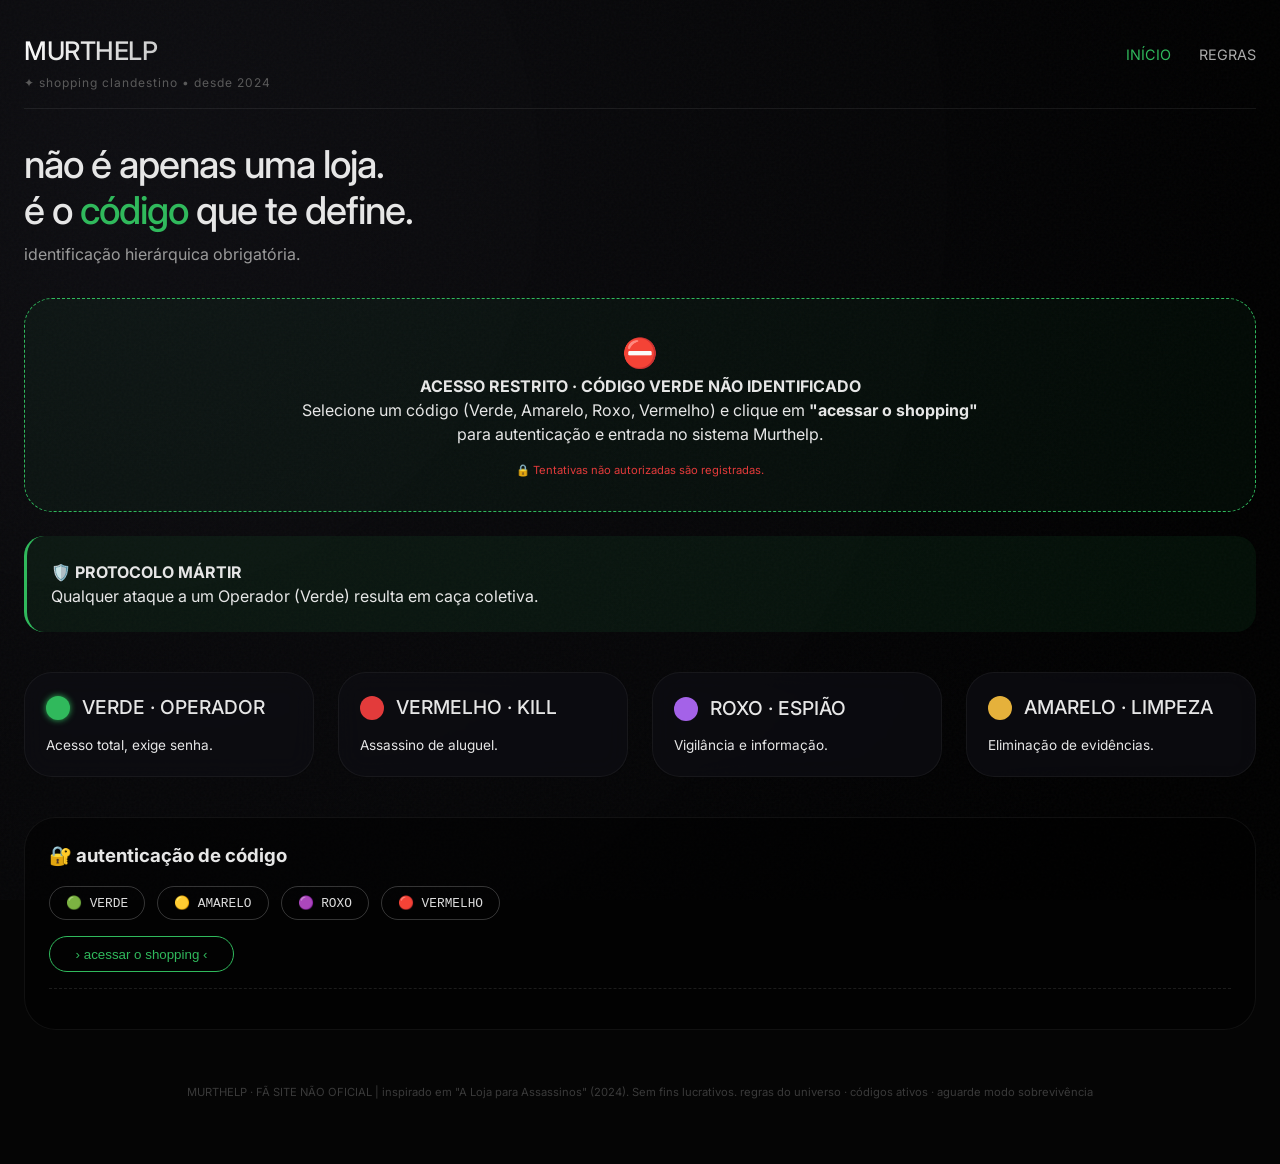
<file: index.html>
<!DOCTYPE html>
<html lang="pt-BR">
<head>
  <meta charset="UTF-8">
  <meta name="viewport" content="width=device-width, initial-scale=1.0, user-scalable=yes">
  <title>MURTHELP · terminal restrito</title>
  <link href="https://fonts.googleapis.com/css2?family=Inter:opsz,wght@14..32,300;14..32,400;14..32,500;14..32,600;14..32,700&display=swap" rel="stylesheet">
  <link rel="stylesheet" href="styles.css">
  
</head>
<body>
<div class="bg-gradient"></div>
<div class="noise"></div>
<div class="container">
  <div class="top-bar">
    <div class="logo"><h1>MURTHELP</h1><p>✦ shopping clandestino • desde 2024</p></div>
    <div class="nav-links">
      <a href="index.html" style="color:#30b95c;">INÍCIO</a>
      <a href="rules.html">REGRAS</a>
    </div>
  </div>
  <div class="hero">
    <h2>não é apenas uma loja.<br>é o <span>código</span> que te define.</h2>
    <p>identificação hierárquica obrigatória.</p>
  </div>

  <!-- ÁREA DE ALERTA GLOBAL -->
  <div id="alertBanner" class="alert-banner">
    <span>⚠️ PROTOCOLO DE SEGURANÇA VIOLADO — CAÇA AUTORIZADA</span>
    <span id="timerDisplay">30:00</span>
  </div>

  <!-- Área principal que só aparece após primeiro acesso (realista) -->
  <div id="gameArea" class="game-area" style="display: none;">
    <div class="stats-grid">
      <div class="stat-card">
        <div class="stat-title">código hierárquico</div>
        <div class="stat-value" id="rankTitle">---</div>
        <div class="stat-sub">status baseado na cor autorizada</div>
      </div>
      <div class="stat-card">
        <div class="stat-title">saldo de operações</div>
        <div class="stat-value" id="pointsDisplay">0</div>
        <div class="stat-sub">próximo nível: <span id="nextTitle">---</span></div>
      </div>
    </div>
    <div class="desafio-box">
      <div class="desafio-pergunta" id="dailyQuestion">Carregando missão...</div>
      <div class="desafio-resposta">
        <input type="text" id="dailyAnswer" placeholder="sua resposta" autocomplete="off">
        <button id="submitDaily">responder</button>
      </div>
      <div id="dailyFeedback" style="font-size:0.75rem; margin-top:0.8rem;"></div>
    </div>
  </div>

  <!-- Bloqueio inicial realista -->
  <div id="gameLockMessage" class="game-start-message">
    <span style="font-size:1.8rem;">⛔</span><br>
    <strong>ACESSO RESTRITO · CÓDIGO VERDE NÃO IDENTIFICADO</strong><br>
    Selecione um código (Verde, Amarelo, Roxo, Vermelho) e clique em <strong>"acessar o shopping"</strong><br>
    para autenticação e entrada no sistema Murthelp.
    <div style="font-size:0.7rem; margin-top:1rem; color:#e33b3b;">🔒 Tentativas não autorizadas são registradas.</div>
  </div>

  <div class="prime-regra">
    <strong>🛡️ PROTOCOLO MÁRTIR</strong><br>
    Qualquer ataque a um Operador (Verde) resulta em caça coletiva.
  </div>

  <div class="codes-grid">
    <div class="code-card"><div class="card-header"><div class="color-dot green-dot"></div><h4>VERDE · OPERADOR</h4></div><div style="font-size:0.85rem;">Acesso total, exige senha.</div></div>
    <div class="code-card"><div class="card-header"><div class="color-dot red-dot"></div><h4>VERMELHO · KILL</h4></div><div style="font-size:0.85rem;">Assassino de aluguel.</div></div>
    <div class="code-card"><div class="card-header"><div class="color-dot purple-dot"></div><h4>ROXO · ESPIÃO</h4></div><div style="font-size:0.85rem;">Vigilância e informação.</div></div>
    <div class="code-card"><div class="card-header"><div class="color-dot yellow-dot"></div><h4>AMARELO · LIMPEZA</h4></div><div style="font-size:0.85rem;">Eliminação de evidências.</div></div>
  </div>

  <div class="acesso-simulacao">
    <h3>🔐 autenticação de código</h3>
    <div class="code-selector" id="codeSelector">
      <button data-code="verde" class="code-btn">🟢 VERDE</button>
      <button data-code="amarelo" class="code-btn">🟡 AMARELO</button>
      <button data-code="roxo" class="code-btn">🟣 ROXO</button>
      <button data-code="vermelho" class="code-btn">🔴 VERMELHO</button>
    </div>
    <button id="acessarBtn" class="enter-shop">› acessar o shopping ‹</button>
    <div id="feedbackMsg" class="feedback-message"></div>
  </div>
    <footer>
    MURTHELP · FÃ SITE NÃO OFICIAL | inspirado em "A Loja para Assassinos" (2024). Sem fins lucrativos.  
    <span style="display:inline-block; margin-top:6px;">regras do universo · códigos ativos · aguarde modo sobrevivência</span>
  </footer>
</div>

<script>
  // ---------- ESTADO GLOBAL ----------
  let gameStarted = false;          // se o usuario já fez primeiro acesso
  let currentCode = null;           // código selecionado
  let currentPoints = 0;
  let alertActive = false;           // modo alerta ativo?
  let wrongAttempts = 0;             // tentativas erradas de senha do verde
  let alertTimerInterval = null;
  let alertSecondsRemaining = 30 * 60; // 30 minutos em segundos
  
  // Elementos
  const gameArea = document.getElementById('gameArea');
  const lockMsg = document.getElementById('gameLockMessage');
  const alertBanner = document.getElementById('alertBanner');
  const timerDisplaySpan = document.getElementById('timerDisplay');
  const rankTitleSpan = document.getElementById('rankTitle');
  const pointsDisplaySpan = document.getElementById('pointsDisplay');
  const nextTitleSpan = document.getElementById('nextTitle');
  
  // Funções de pontos (mantidas para saldo)
  function loadPoints() {
    const saved = localStorage.getItem("murthelp_points");
    currentPoints = (saved && !isNaN(parseInt(saved))) ? parseInt(saved) : 0;
    pointsDisplaySpan.innerText = currentPoints;
  }
  function savePoints() { localStorage.setItem("murthelp_points", currentPoints); }
  function addPoints(amount) {
    if (!gameStarted) return;
    currentPoints += amount;
    savePoints();
    pointsDisplaySpan.innerText = currentPoints;
    updateNextTitle();
  }
  function updateNextTitle() {
    if(currentPoints >= 500) nextTitleSpan.innerText = "🥇 lenda";
    else if(currentPoints >= 200) nextTitleSpan.innerText = "assassino veterano (500)";
    else if(currentPoints >= 100) nextTitleSpan.innerText = "espião sombra (200)";
    else if(currentPoints >= 50) nextTitleSpan.innerText = "limpador especialista (100)";
    else nextTitleSpan.innerText = "iniciante (50 pts)";
  }
  
  // Títulos por cor (sem pontos)
  function getTitleByCode(code) {
    if(code === 'verde') return "🟢 Operador · Código Verde";
    if(code === 'amarelo') return "🟡 Agente de Limpeza · Código Amarelo";
    if(code === 'roxo') return "🟣 Espião · Código Roxo";
    if(code === 'vermelho') return "🔴 Assassino · Código Vermelho";
    return "---";
  }
  
  // Atualiza o título hierárquico
  function setHierarchicalTitle(code) {
    if (code) rankTitleSpan.innerText = getTitleByCode(code);
    else rankTitleSpan.innerText = "---";
  }
  
  // DESAFIO DIÁRIO
  function getDailyChallenge() {
    const day = new Date().getDate();
    const questions = [
      { q: "Qual o nome do tio da Jeong Ji-an?", a: "jeong jin man" },
      { q: "Qual o nome do shopping secreto?", a: "murthehelp" },
      { q: "Qual código é proibido de ser atacado?", a: "verde" },
      { q: "Quem interpreta o tio na série?", a: "lee dong wook" },
      { q: "Qual a cor do código dos assassinos?", a: "vermelho" },
      { q: "O que acontece se atacarem um verde?", a: "protocolo martir" },
    ];
    return questions[day % questions.length];
  }
  let dailyAnswered = false;
  function checkDailyStatus() {
    if(!gameStarted) return;
    const last = localStorage.getItem("murthelp_lastDailyDate");
    const today = new Date().toDateString();
    if(last === today) {
      dailyAnswered = true;
      document.getElementById("dailyFeedback").innerHTML = "✅ Missão já cumprida hoje.";
      document.getElementById("submitDaily").disabled = true;
      document.getElementById("dailyAnswer").disabled = true;
    } else {
      dailyAnswered = false;
      document.getElementById("submitDaily").disabled = false;
      document.getElementById("dailyAnswer").disabled = false;
    }
  }
  function submitDailyAnswer() {
    if(!gameStarted){ alert("Terminal bloqueado. Acesse primeiro."); return; }
    if(dailyAnswered) { document.getElementById("dailyFeedback").innerHTML = "Já respondeu hoje."; return; }
    const input = document.getElementById("dailyAnswer").value.trim().toLowerCase();
    const chal = getDailyChallenge();
    if(input === chal.a.toLowerCase()) {
      addPoints(20);
      document.getElementById("dailyFeedback").innerHTML = "🎉 +20 pontos de reputação. Missão concluída.";
      dailyAnswered = true;
      localStorage.setItem("murthelp_lastDailyDate", new Date().toDateString());
      document.getElementById("submitDaily").disabled = true;
      document.getElementById("dailyAnswer").disabled = true;
    } else {
      document.getElementById("dailyFeedback").innerHTML = `❌ Falha na missão. Dica: ${chal.a.substring(0,3)}...`;
    }
  }
  
  // ---------- ALERTA GLOBAL (30 MINUTOS) ----------
  function stopAlertTimer() {
    if(alertTimerInterval) { clearInterval(alertTimerInterval); alertTimerInterval = null; }
  }
  function startAlertTimer() {
    alertActive = true;
    alertBanner.classList.add('show');
    stopAlertTimer();
    alertSecondsRemaining = 30 * 60;
    updateTimerDisplay();
    alertTimerInterval = setInterval(() => {
      if(alertSecondsRemaining <= 1) {
        // tempo esgotado: caçado
        stopAlertTimer();
        alertBanner.innerHTML = '<span>🔴 CAÇA EM ANDAMENTO — VOCÊ FOI RASTREADO. SISTEMA BLOQUEADO.</span>';
        alertBanner.style.background = 'rgba(227,59,59,0.5)';
        gameStarted = false;  // trava tudo
        gameArea.style.display = 'none';
        lockMsg.style.display = 'block';
        lockMsg.innerHTML = '<strong>🔴 VOCÊ FOI CAÇADO</strong><br>Operação comprometida. Entre em contato com o código verde.';
        return;
      }
      alertSecondsRemaining--;
      updateTimerDisplay();
    }, 1000);
  }
  function updateTimerDisplay() {
    let minutes = Math.floor(alertSecondsRemaining / 60);
    let secs = alertSecondsRemaining % 60;
    timerDisplaySpan.innerText = `${minutes.toString().padStart(2,'0')}:${secs.toString().padStart(2,'0')}`;
  }
  function resetAlert() {
    alertActive = false;
    alertBanner.classList.remove('show');
    stopAlertTimer();
    wrongAttempts = 0;
  }
  
  // ---------- SENHA DO VERDE (popup) ----------
  function promptVerdePassword(onSuccess, onFailure) {
    // Cria overlay e popup
    const overlay = document.createElement('div');
    overlay.className = 'overlay';
    const popup = document.createElement('div');
    popup.className = 'password-prompt';
    popup.innerHTML = `
      <strong>🔐 AUTENTICAÇÃO DE OPERADOR</strong><br>
      <input type="password" id="verdePasswordInput" placeholder="senha de acesso" autocomplete="off">
      <div style="display:flex; gap:1rem; margin-top:1rem;">
        <button id="confirmPwd">confirmar</button>
        <button id="cancelPwd">cancelar</button>
      </div>
    `;
    document.body.appendChild(overlay);
    document.body.appendChild(popup);
    const input = popup.querySelector('#verdePasswordInput');
    const confirmBtn = popup.querySelector('#confirmPwd');
    const cancelBtn = popup.querySelector('#cancelPwd');
    
    function clean() { overlay.remove(); popup.remove(); }
    confirmBtn.onclick = () => {
      const pwd = input.value.trim();
      clean();
      if(pwd === "Erick") {
        onSuccess();
      } else {
        onFailure();
      }
    };
    cancelBtn.onclick = () => { clean(); onFailure(); };
    input.focus();
  }
  
  // ação de acessar (main)
  const codeBtns = document.querySelectorAll('.code-btn');
  let selectedCode = null;
  const feedbackDiv = document.getElementById('feedbackMsg');
  const acessarBtn = document.getElementById('acessarBtn');
  
  function updateSelectedCode(code) {
    selectedCode = code;
    codeBtns.forEach(btn => {
      if(btn.getAttribute('data-code') === code) btn.classList.add('active');
      else btn.classList.remove('active');
    });
  }
  codeBtns.forEach(btn => {
    btn.addEventListener('click', () => {
      updateSelectedCode(btn.getAttribute('data-code'));
      feedbackDiv.innerHTML = `✅ Código ${btn.innerText} selecionado. Clique em acessar.`;
    });
  });
  
  function unlockGameFirstTime() {
    if(gameStarted) return;
    gameStarted = true;
    gameArea.style.display = 'block';
    lockMsg.style.display = 'none';
    loadPoints();
    updateNextTitle();
    // desafio
    const chal = getDailyChallenge();
    document.getElementById("dailyQuestion").innerText = "📌 " + chal.q;
    document.getElementById("submitDaily").onclick = submitDailyAnswer;
    checkDailyStatus();
    feedbackDiv.innerHTML = "🔓 Terminal liberado. Ações registradas no sistema.";
  }
  
  // Lógica principal ao clicar em acessar
  acessarBtn.addEventListener('click', () => {
    if(!selectedCode) {
      feedbackDiv.innerHTML = "❌ Selecione um código de acesso.";
      return;
    }
    // Se estiver em alerta global
    if(alertActive) {
      // Só permite tentar verde para desbloquear
      if(selectedCode === 'verde') {
        promptVerdePassword(
          () => { // acertou durante alerta
            resetAlert();
            feedbackDiv.innerHTML = "✅ Alerta cancelado. Sistema restaurado. Acesso verde liberado.";
            setHierarchicalTitle('verde');
            if(!gameStarted) unlockGameFirstTime();
            // reset tentativas
            wrongAttempts = 0;
          },
          () => { // errou durante alerta
            wrongAttempts++;
            feedbackDiv.innerHTML = `❌ Senha incorreta. Tentativa ${wrongAttempts}/3. Alerta continua.`;
            if(wrongAttempts >= 3) {
              // já está em alerta, só reseta o contador interno pra não dar loop
              wrongAttempts = 0;
              feedbackDiv.innerHTML += " Nova sequência de 3 tentativas reiniciada.";
            }
          }
        );
      } else {
        feedbackDiv.innerHTML = "⛔ SISTEMA EM ALERTA. Apenas operador verde pode desativar o protocolo.";
      }
      return;
    }
    
    // Fluxo normal (sem alerta)
    if(selectedCode === 'verde') {
      promptVerdePassword(
        () => { // senha correta
          feedbackDiv.innerHTML = "🔓 Acesso verde concedido. Operador autenticado.";
          setHierarchicalTitle('verde');
          if(!gameStarted) unlockGameFirstTime();
          wrongAttempts = 0;
          // ganha 10 pontos (primeira vez do dia? mantemos o sistema de pontos)
          const lastAccess = localStorage.getItem("murthelp_lastAccessDate");
          const today = new Date().toDateString();
          if(lastAccess !== today && gameStarted) {
            addPoints(10);
            localStorage.setItem("murthelp_lastAccessDate", today);
            feedbackDiv.innerHTML += " +10 pontos de reputação.";
          }
        },
        () => { // senha errada
          wrongAttempts++;
          feedbackDiv.innerHTML = `❌ Senha incorreta. Tentativa ${wrongAttempts}/3.`;
          if(wrongAttempts >= 3) {
            startAlertTimer();  // ativa alerta global de 30 min
            feedbackDiv.innerHTML = "⚠️ ALERTA GLOBAL ATIVADO! Três tentativas falhas. Você está sendo caçado. Use o código verde para desativar.";
            wrongAttempts = 0;
            // Se o jogo ainda não tinha iniciado, não inicia ainda
            if(gameStarted) {
              // apenas mostra alerta
            } else {
              // bloqueia também
              lockMsg.style.display = 'block';
              gameArea.style.display = 'none';
            }
          }
        }
      );
    } else {
      // Amarelo, Roxo, Vermelho: sem senha
      setHierarchicalTitle(selectedCode);
      if(!gameStarted) unlockGameFirstTime();
      feedbackDiv.innerHTML = `🔓 Acesso liberado como ${getTitleByCode(selectedCode)}.`;
      const lastAccess = localStorage.getItem("murthelp_lastAccessDate");
      const today = new Date().toDateString();
      if(lastAccess !== today && gameStarted) {
        addPoints(10);
        localStorage.setItem("murthelp_lastAccessDate", today);
        feedbackDiv.innerHTML += " +10 pontos de reputação.";
      }
      // se for amarelo/roxo/vermelho, também registra que a cor ativa é essa
    }
  });
  
  // Inicialização: sem alerta ativo, sem jogo iniciado ainda, mas verifica se já havia alerta salvo?
  // Por simplicidade, estado inicial limpo.
  loadPoints(); // só carrega pontos pra não perder, mas UI só exibe depois que gameStarted
  updateNextTitle();
  // Se quiser persistir alerta entre reloads, poderia, mas não pedido.
</script>
</body>
</html>
</file>
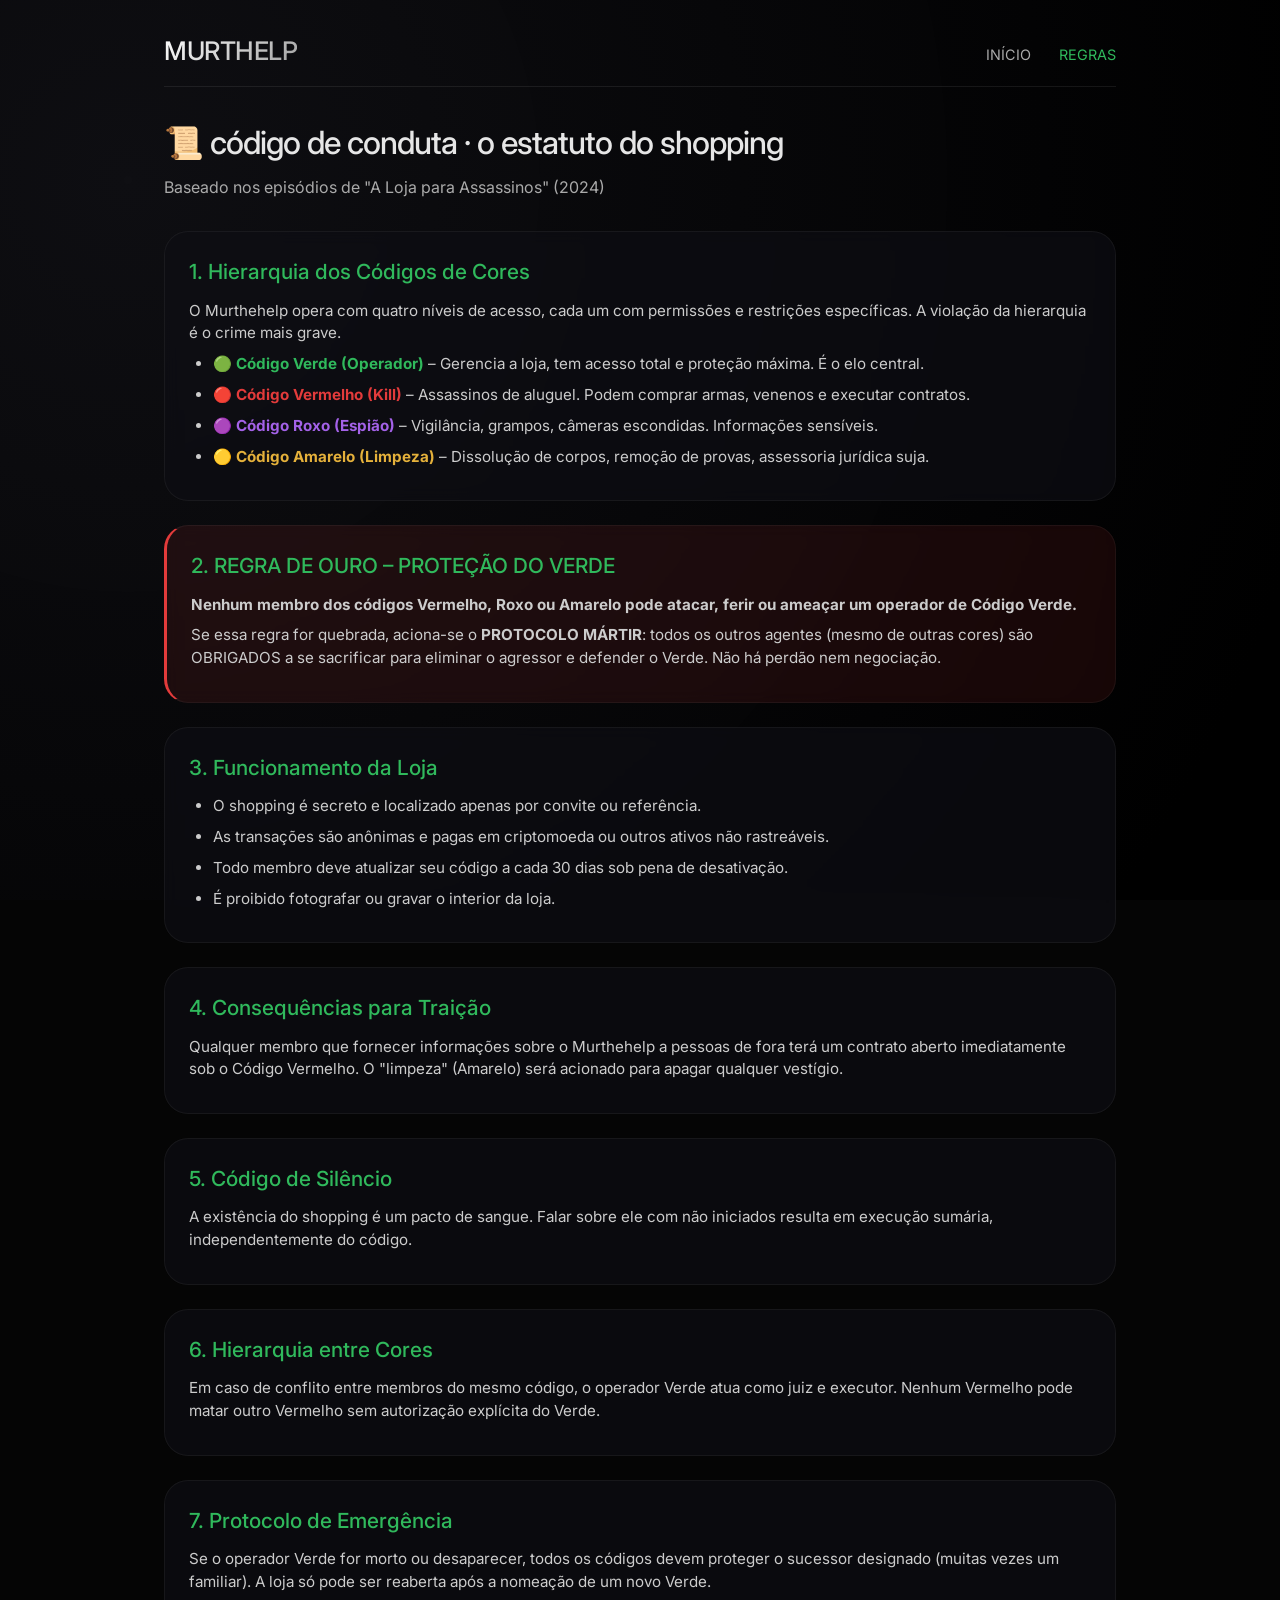
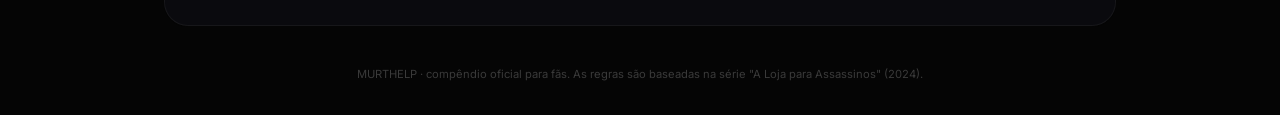
<file: rules.html>
<!DOCTYPE html>
<html lang="pt-BR">
<head>
  <meta charset="UTF-8">
  <meta name="viewport" content="width=device-width, initial-scale=1.0">
  <title>MURTHELP · regras da loja</title>
  <link href="https://fonts.googleapis.com/css2?family=Inter:opsz,wght@14..32,300;400;500;600;700&display=swap" rel="stylesheet">
  <style>
    * { margin: 0; padding: 0; box-sizing: border-box; }
    body {
      background: #050505;
      font-family: 'Inter', sans-serif;
      color: #e6e6e6;
      line-height: 1.5;
    }
    .bg-gradient {
      position: fixed;
      top: 0;
      left: 0;
      width: 100%;
      height: 100%;
      background: radial-gradient(circle at 10% 20%, rgba(30,30,40,0.4), #000 90%);
      z-index: -2;
    }
    .container {
      max-width: 1000px;
      margin: 0 auto;
      padding: 2rem 1.5rem;
    }
    .top-bar {
      display: flex;
      justify-content: space-between;
      align-items: baseline;
      flex-wrap: wrap;
      gap: 1rem;
      margin-bottom: 2rem;
      border-bottom: 1px solid rgba(255,255,255,0.08);
      padding-bottom: 1rem;
    }
    .logo h1 {
      font-weight: 500;
      font-size: 1.6rem;
      letter-spacing: -0.5px;
      background: linear-gradient(135deg, #fff, #a0a0a0);
      background-clip: text;
      -webkit-background-clip: text;
      color: transparent;
    }
    .nav-links a {
      color: #aaa;
      text-decoration: none;
      margin-left: 1.5rem;
      font-size: 0.9rem;
    }
    .nav-links a:hover { color: #30b95c; }
    .rules-header {
      margin-bottom: 2rem;
    }
    .rules-header h2 {
      font-size: 2rem;
      font-weight: 500;
      letter-spacing: -1px;
    }
    .regra-card {
      background: rgba(15,15,20,0.65);
      backdrop-filter: blur(8px);
      border-radius: 24px;
      border: 1px solid rgba(255,255,255,0.05);
      padding: 1.5rem;
      margin-bottom: 1.5rem;
    }
    .regra-card h3 {
      font-size: 1.3rem;
      font-weight: 500;
      margin-bottom: 0.75rem;
      color: #30b95c;
    }
    .regra-card p, .regra-card li {
      color: #ccc;
      font-size: 0.95rem;
      margin-bottom: 0.5rem;
    }
    .regra-card ul {
      padding-left: 1.5rem;
      margin-top: 0.5rem;
    }
    .destaque {
      border-left: 3px solid #e33b3b;
      background: rgba(227,59,59,0.1);
    }
    footer {
      margin-top: 2.5rem;
      text-align: center;
      font-size: 0.7rem;
      color: #3a3a3a;
    }
  </style>
</head>
<body>
<div class="bg-gradient"></div>
<div class="container">
  <div class="top-bar">
    <div class="logo"><h1>MURTHELP</h1></div>
    <div class="nav-links">
      <a href="index.html">INÍCIO</a>
      <a href="rules.html" style="color:#30b95c;">REGRAS</a>
    </div>
  </div>
  <div class="rules-header">
    <h2>📜 código de conduta · o estatuto do shopping</h2>
    <p style="color:#aaa; margin-top:0.5rem;">Baseado nos episódios de "A Loja para Assassinos" (2024)</p>
  </div>

  <div class="regra-card">
    <h3>1. Hierarquia dos Códigos de Cores</h3>
    <p>O Murthehelp opera com quatro níveis de acesso, cada um com permissões e restrições específicas. A violação da hierarquia é o crime mais grave.</p>
    <ul>
      <li><strong style="color:#30b95c;">🟢 Código Verde (Operador)</strong> – Gerencia a loja, tem acesso total e proteção máxima. É o elo central.</li>
      <li><strong style="color:#e33b3b;">🔴 Código Vermelho (Kill)</strong> – Assassinos de aluguel. Podem comprar armas, venenos e executar contratos.</li>
      <li><strong style="color:#a462e8;">🟣 Código Roxo (Espião)</strong> – Vigilância, grampos, câmeras escondidas. Informações sensíveis.</li>
      <li><strong style="color:#e5b13b;">🟡 Código Amarelo (Limpeza)</strong> – Dissolução de corpos, remoção de provas, assessoria jurídica suja.</li>
    </ul>
  </div>

  <div class="regra-card destaque">
    <h3>2. REGRA DE OURO – PROTEÇÃO DO VERDE</h3>
    <p><strong>Nenhum membro dos códigos Vermelho, Roxo ou Amarelo pode atacar, ferir ou ameaçar um operador de Código Verde.</strong></p>
    <p>Se essa regra for quebrada, aciona-se o <strong>PROTOCOLO MÁRTIR</strong>: todos os outros agentes (mesmo de outras cores) são OBRIGADOS a se sacrificar para eliminar o agressor e defender o Verde. Não há perdão nem negociação.</p>
  </div>

  <div class="regra-card">
    <h3>3. Funcionamento da Loja</h3>
    <ul>
      <li>O shopping é secreto e localizado apenas por convite ou referência.</li>
      <li>As transações são anônimas e pagas em criptomoeda ou outros ativos não rastreáveis.</li>
      <li>Todo membro deve atualizar seu código a cada 30 dias sob pena de desativação.</li>
      <li>É proibido fotografar ou gravar o interior da loja.</li>
    </ul>
  </div>

  <div class="regra-card">
    <h3>4. Consequências para Traição</h3>
    <p>Qualquer membro que fornecer informações sobre o Murthehelp a pessoas de fora terá um contrato aberto imediatamente sob o Código Vermelho. O "limpeza" (Amarelo) será acionado para apagar qualquer vestígio.</p>
  </div>

  <div class="regra-card">
    <h3>5. Código de Silêncio</h3>
    <p>A existência do shopping é um pacto de sangue. Falar sobre ele com não iniciados resulta em execução sumária, independentemente do código.</p>
  </div>

  <div class="regra-card">
    <h3>6. Hierarquia entre Cores</h3>
    <p>Em caso de conflito entre membros do mesmo código, o operador Verde atua como juiz e executor. Nenhum Vermelho pode matar outro Vermelho sem autorização explícita do Verde.</p>
  </div>

  <div class="regra-card">
    <h3>7. Protocolo de Emergência</h3>
    <p>Se o operador Verde for morto ou desaparecer, todos os códigos devem proteger o sucessor designado (muitas vezes um familiar). A loja só pode ser reaberta após a nomeação de um novo Verde.</p>
  </div>

  <footer>MURTHELP · compêndio oficial para fãs. As regras são baseadas na série "A Loja para Assassinos" (2024).</footer>
</div>
</body>
</html>
</file>
<file: styles.css>
* { margin: 0; padding: 0; box-sizing: border-box; }
    body {
      background: #050505;
      font-family: 'Inter', sans-serif;
      color: #e6e6e6;
      line-height: 1.5;
    }
    .bg-gradient {
      position: fixed;
      top: 0;
      left: 0;
      width: 100%;
      height: 100%;
      background: radial-gradient(circle at 10% 20%, rgba(30, 30, 40, 0.4), #000000 90%);
      z-index: -2;
    }
    .noise {
      position: fixed;
      top: 0;
      left: 0;
      width: 100%;
      height: 100%;
      opacity: 0.03;
      pointer-events: none;
      background-image: url("data:image/svg+xml,%3Csvg viewBox='0 0 400 400' xmlns='http://www.w3.org/2000/svg'%3E%3Cfilter id='noise'%3E%3CfeTurbulence type='fractalNoise' baseFrequency='0.9' numOctaves='3' /%3E%3C/filter%3E%3Crect width='100%25' height='100%25' filter='url(%23noise)'/%3E%3C/svg%3E");
      z-index: -1;
    }
    .container {
      max-width: 1280px;
      margin: 0 auto;
      padding: 2rem 1.5rem 4rem;
    }
    .top-bar {
      display: flex;
      justify-content: space-between;
      align-items: baseline;
      flex-wrap: wrap;
      gap: 1rem;
      margin-bottom: 2rem;
      border-bottom: 1px solid rgba(255, 255, 255, 0.08);
      padding-bottom: 1rem;
    }
    .logo h1 {
      font-weight: 500;
      font-size: 1.6rem;
      letter-spacing: -0.5px;
      background: linear-gradient(135deg, #ffffff, #a0a0a0);
      background-clip: text;
      -webkit-background-clip: text;
      color: transparent;
    }
    .logo p {
      font-size: 0.75rem;
      color: #5a5a5a;
      letter-spacing: 1px;
      margin-top: 0.25rem;
    }
    .nav-links a {
      color: #aaa;
      text-decoration: none;
      margin-left: 1.5rem;
      font-size: 0.9rem;
      transition: 0.2s;
    }
    .nav-links a:hover { color: #30b95c; }
    .hero h2 {
      font-size: 2.4rem;
      font-weight: 500;
      letter-spacing: -1px;
      line-height: 1.2;
      margin-bottom: 0.5rem;
    }
    .hero h2 span { color: #30b95c; }
    .hero p { color: #9a9a9a; margin-bottom: 2rem; }

    /* alerta global */
    .alert-banner {
      background: rgba(227, 59, 59, 0.2);
      border-left: 4px solid #e33b3b;
      padding: 1rem;
      border-radius: 12px;
      margin-bottom: 1.5rem;
      font-weight: 500;
      display: none;
    }
    .alert-banner.show { display: flex; justify-content: space-between; align-items: center; flex-wrap: wrap; gap: 1rem; }

    .stats-grid {
      display: grid;
      grid-template-columns: repeat(auto-fit, minmax(240px, 1fr));
      gap: 1.5rem;
      margin-bottom: 3rem;
    }
    .stat-card {
      background: rgba(15, 15, 20, 0.65);
      backdrop-filter: blur(12px);
      border-radius: 28px;
      border: 1px solid rgba(255, 255, 255, 0.05);
      padding: 1.2rem 1.5rem;
    }
    .stat-title {
      font-size: 0.7rem;
      text-transform: uppercase;
      letter-spacing: 2px;
      color: #888;
    }
    .stat-value {
      font-size: 1.8rem;
      font-weight: 600;
      margin-top: 0.3rem;
      color: #30b95c;
      word-break: break-word;
    }
    .stat-sub {
      font-size: 0.75rem;
      color: #777;
      margin-top: 0.5rem;
    }
    .desafio-box {
      background: rgba(48, 185, 92, 0.1);
      border-left: 3px solid #30b95c;
      border-radius: 20px;
      padding: 1.2rem 1.5rem;
      margin-bottom: 2rem;
    }
    .desafio-pergunta { font-weight: 500; margin-bottom: 1rem; }
    .desafio-resposta { display: flex; gap: 0.8rem; flex-wrap: wrap; align-items: center; }
    .desafio-resposta input {
      background: #111; border: 1px solid #333; padding: 0.6rem 1rem;
      border-radius: 40px; color: white; flex: 1; min-width: 180px;
    }
    .desafio-resposta button {
      background: transparent; border: 1px solid #30b95c; padding: 0.6rem 1.4rem;
      border-radius: 40px; color: #30b95c; font-weight: 500; cursor: pointer;
    }
    .desafio-resposta button:hover { background: #30b95c; color: black; }
    .prime-regra {
      background: rgba(48, 185, 92, 0.08);
      border-left: 3px solid #30b95c;
      padding: 1.5rem;
      border-radius: 20px;
      margin-bottom: 2.5rem;
    }
    .codes-grid {
      display: grid;
      grid-template-columns: repeat(auto-fit, minmax(220px, 1fr));
      gap: 1.5rem;
      margin-bottom: 2.5rem;
    }
    .code-card {
      background: rgba(15, 15, 20, 0.65);
      backdrop-filter: blur(12px);
      border-radius: 28px;
      border: 1px solid rgba(255, 255, 255, 0.05);
      padding: 1.3rem;
    }
    .card-header { display: flex; align-items: center; gap: 0.75rem; margin-bottom: 0.8rem; }
    .color-dot { width: 24px; height: 24px; border-radius: 60%; }
    .green-dot { background: #30b95c; box-shadow: 0 0 6px #30b95c; }
    .yellow-dot { background: #e5b13b; }
    .purple-dot { background: #a462e8; }
    .red-dot { background: #e33b3b; }
    .code-card h4 { font-size: 1.2rem; font-weight: 500; }
    .acesso-simulacao {
      background: rgba(0, 0, 0, 0.5);
      border-radius: 32px;
      border: 1px solid rgba(255,255,255,0.06);
      padding: 1.5rem;
      margin-top: 1rem;
    }
    .code-selector { display: flex; flex-wrap: wrap; gap: 0.75rem; margin: 1rem 0; }
    .code-btn {
      background: none; border: 1px solid rgba(255,255,255,0.2); padding: 0.5rem 1rem;
      border-radius: 60px; font-family: monospace; font-weight: 500; font-size: 0.8rem;
      color: #ddd; cursor: pointer;
    }
    .code-btn.active { border-color: #30b95c; background: rgba(48,185,92,0.2); color: #30b95c; }
    .enter-shop {
      background: transparent; border: 1px solid #30b95c; padding: 0.6rem 1.6rem;
      border-radius: 40px; font-weight: 500; color: #30b95c; cursor: pointer;
    }
    .enter-shop:hover { background: #30b95c; color: black; }
    .feedback-message {
      margin-top: 1rem; font-size: 0.85rem; color: #aaa;
      border-top: 1px dashed rgba(255,255,255,0.1); padding-top: 1rem;
    }
    .game-start-message {
      text-align: center; padding: 2rem; background: rgba(48,185,92,0.05);
      border-radius: 28px; margin: 1.5rem 0; border: 1px dashed #30b95c;
    }
    footer {
      margin-top: 3rem; text-align: center; font-size: 0.7rem; color: #3a3a3a;
    }
    @media (max-width: 640px) {
      .hero h2 { font-size: 1.8rem; }
      .container { padding: 1.2rem; }
    }
    .password-prompt {
      position: fixed; top: 50%; left: 50%; transform: translate(-50%, -50%);
      background: #0a0a0a; border: 1px solid #30b95c; border-radius: 24px;
      padding: 2rem; z-index: 1000; box-shadow: 0 0 30px rgba(0,0,0,0.8);
      text-align: center; min-width: 280px;
    }
    .password-prompt input { margin: 1rem 0; padding: 0.5rem; width: 100%; background: #111; border: 1px solid #333; color: white; border-radius: 40px; text-align: center; }
    .overlay {
      position: fixed; top:0; left:0; width:100%; height:100%; background: rgba(0,0,0,0.8); z-index: 999;
    }
</file>
